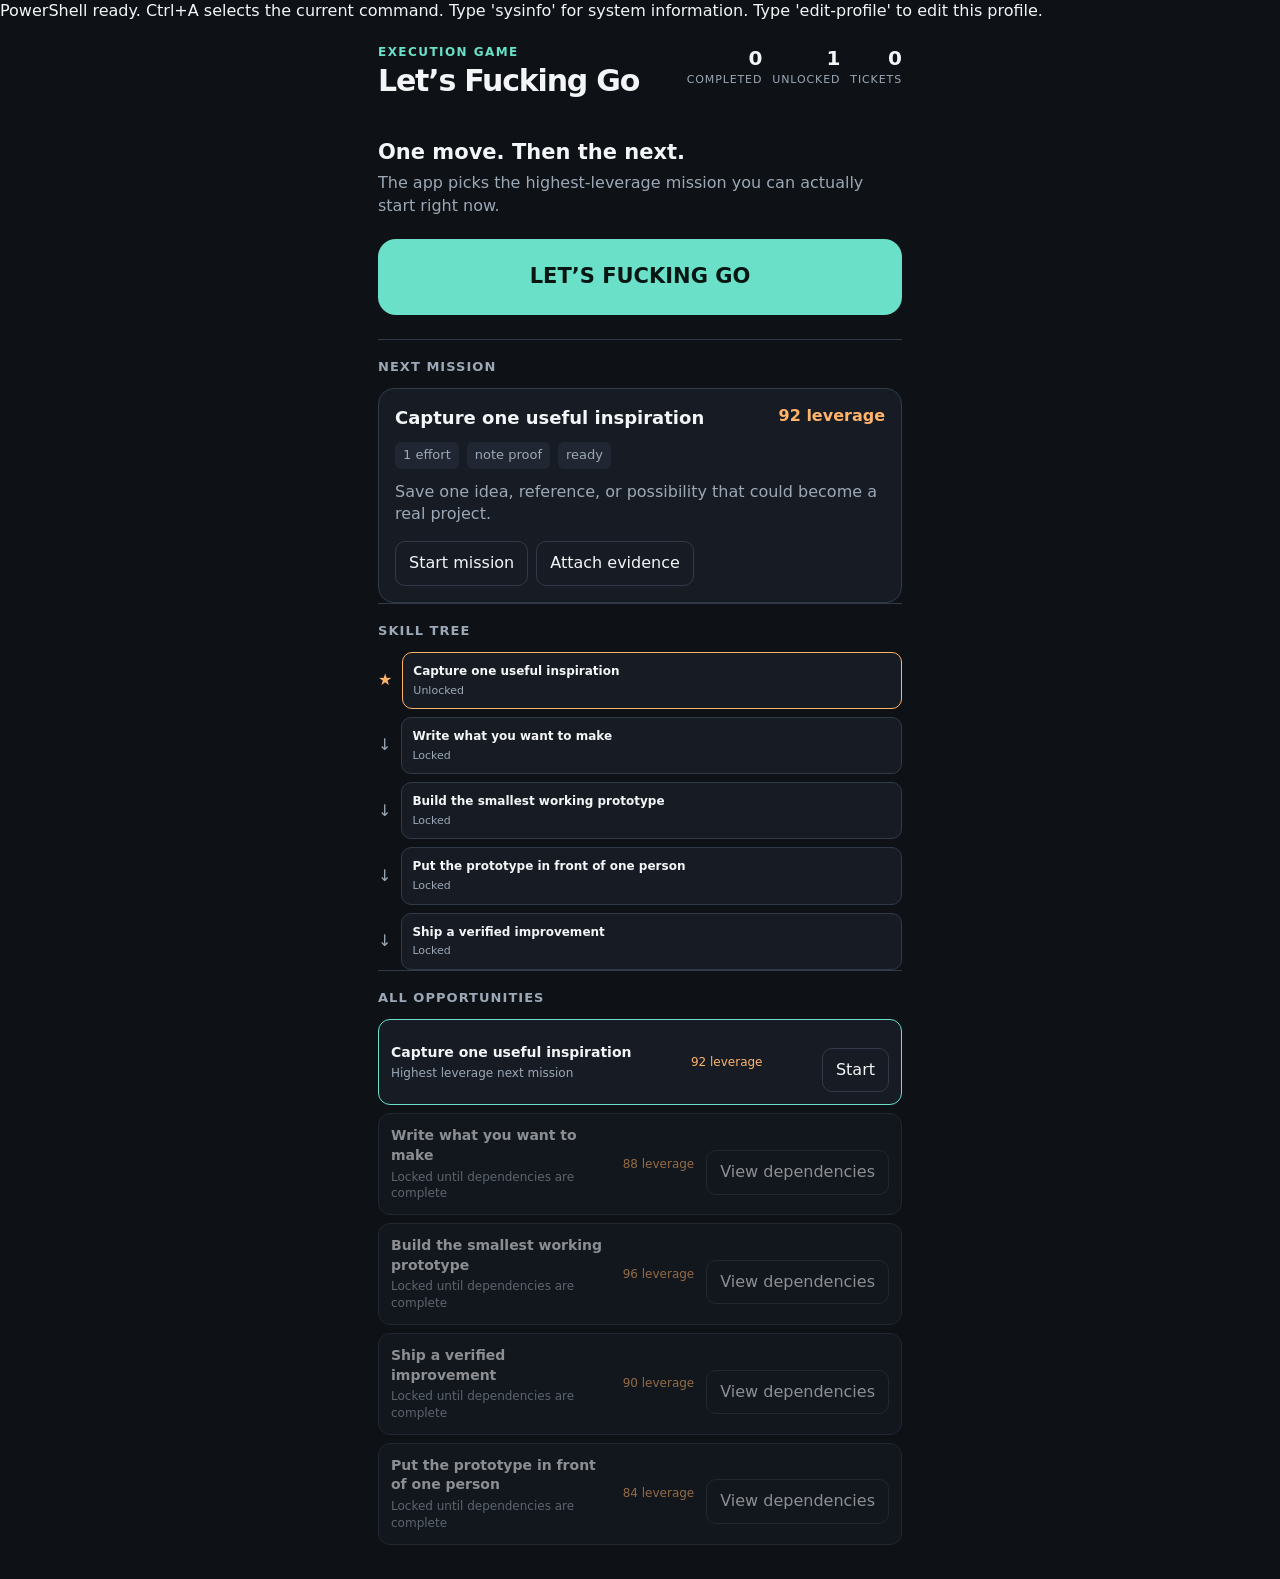
<file: index.html>
PowerShell ready.
Ctrl+A selects the current command.
Type 'sysinfo' for system information.
Type 'edit-profile' to edit this profile.

<!doctype html>
<html lang="en">
<head>
  <meta charset="utf-8" />
  <meta name="viewport" content="width=device-width, initial-scale=1, viewport-fit=cover" />
  <title>Let's Fucking Go</title>
  <style>
    :root{color-scheme:dark;--bg:#0e1116;--surface:#171c24;--surface2:#202733;--text:#f3f5f7;--muted:#9ca8b6;--line:#303a48;--accent:#69e0c7;--accent2:#ffb36b;--danger:#ff7d7d}
    *{box-sizing:border-box}body{margin:0;background:var(--bg);color:var(--text);font:16px/1.4 system-ui,-apple-system,BlinkMacSystemFont,"Segoe UI",sans-serif}
    button,input{font:inherit}button{cursor:pointer}.app{max-width:560px;min-height:100svh;margin:auto;padding:22px 18px 34px;display:flex;flex-direction:column}.top{display:flex;justify-content:space-between;align-items:flex-start;gap:12px}.eyebrow{color:var(--accent);font-size:12px;letter-spacing:.12em;text-transform:uppercase;font-weight:700}.title{margin:4px 0 0;font-size:30px;line-height:1.05;letter-spacing:-.04em}.stats{display:flex;gap:10px}.stat{text-align:right}.stat b{display:block;font-size:20px}.stat span{display:block;color:var(--muted);font-size:11px;text-transform:uppercase;letter-spacing:.08em}
    .hero{margin:44px 0 24px}.hero h2{font-size:21px;line-height:1.12;margin:0 0 8px}.hero p{margin:0;color:var(--muted)}.primary{width:100%;min-height:76px;border:0;border-radius:18px;background:var(--accent);color:#071613;font-weight:800;font-size:21px;margin-top:22px}.primary:focus-visible,.secondary:focus-visible,.icon:focus-visible,.evidence-form input:focus-visible{outline:3px solid var(--accent2);outline-offset:3px}.primary:disabled{opacity:.55;cursor:not-allowed}
    .section{border-top:1px solid var(--line);padding-top:18px;margin-top:auto}.section h3{font-size:13px;margin:0 0 12px;color:var(--muted);font-weight:600;text-transform:uppercase;letter-spacing:.08em}.mission{background:var(--surface);border:1px solid var(--line);border-radius:16px;padding:16px}.mission-head{display:flex;justify-content:space-between;gap:10px}.mission h3{color:var(--text);text-transform:none;letter-spacing:0;font-size:18px;margin:0}.score{color:var(--accent2);font-weight:700;white-space:nowrap}.meta{display:flex;gap:8px;flex-wrap:wrap;margin:12px 0;color:var(--muted);font-size:13px}.meta span{background:var(--surface2);padding:4px 8px;border-radius:6px}.mission p{color:var(--muted);margin:0}.secondary{border:1px solid var(--line);background:transparent;color:var(--text);border-radius:10px;padding:10px 13px;margin-top:16px}.actions{display:flex;gap:8px;flex-wrap:wrap}.evidence-form{display:flex;gap:8px;margin-top:10px}.evidence-form input{min-width:0;flex:1;background:var(--bg);border:1px solid var(--line);border-radius:10px;color:var(--text);padding:10px}.empty{color:var(--muted);padding:12px 0}.toast{position:fixed;left:50%;bottom:24px;transform:translateX(-50%);background:var(--surface2);border:1px solid var(--line);border-radius:10px;padding:10px 14px;max-width:calc(100% - 36px);text-align:center}.hidden{display:none!important}
    .list{display:grid;gap:8px}.list-item{display:flex;align-items:center;justify-content:space-between;gap:12px;background:var(--surface);border:1px solid var(--line);border-radius:12px;padding:12px}.list-item.is-next{border-color:var(--accent)}.list-title{min-width:0}.list-title strong{display:block;font-size:14px;font-weight:600}.list-title span{display:block;color:var(--muted);font-size:12px;margin-top:3px}.list-score{color:var(--accent2);font-size:12px;white-space:nowrap}.list-item button{flex:none}.list-item.is-complete,.list-item.is-locked{opacity:.55}.dependency-detail{flex-basis:100%;border-top:1px solid var(--line);padding-top:8px;color:var(--muted);font-size:12px}.dependency-detail b{color:var(--text);font-weight:600}
    .tree{display:grid;gap:8px}.tree-level{display:flex;gap:8px;align-items:stretch}.tree-level::before{content:'↓';color:var(--muted);align-self:center;margin-right:2px}.tree-level:first-child::before{content:'★';color:var(--accent2)}.tree-node{flex:1;background:var(--surface);border:1px solid var(--line);border-radius:10px;padding:10px;min-width:0}.tree-node strong{display:block;font-size:12px;font-weight:600}.tree-node span{display:block;color:var(--muted);font-size:11px;margin-top:3px}.tree-node.is-done{border-color:var(--accent);opacity:.72}.tree-node.is-ready{border-color:var(--accent2)}
  </style>
</head>
<body>
  <main class="app" aria-live="polite">
    <header class="top"><div><div class="eyebrow">Execution game</div><h1 class="title">Let’s Fucking Go</h1></div><div class="stats"><div class="stat"><b id="completedCount">0</b><span>completed</span></div><div class="stat"><b id="unlockedCount">0</b><span>unlocked</span></div><div class="stat"><b id="ticketCount">0</b><span>tickets</span></div></div></header>
    <section class="hero" id="homeView"><h2 id="heroTitle">One move. Then the next.</h2><p id="heroCopy">The app picks the highest-leverage mission you can actually start right now.</p><button class="primary" id="goButton" type="button">LET’S FUCKING GO</button></section>
    <section class="section"><h3>Next mission</h3><div id="missionSlot"></div></section>
    <section class="section"><h3>Skill tree</h3><div id="treeSlot" class="tree"></div></section>
    <section class="section"><h3>All opportunities</h3><div id="listSlot" class="list"></div></section>
    <div id="toast" class="toast hidden" role="status"></div>
  </main>
  <script>
    const SEED_OPPORTUNITIES = [
      {id:'capture-inspiration',title:'Capture one useful inspiration',score:92,effort:1,dependencies:[],evidenceType:'note',status:'available',description:'Save one idea, reference, or possibility that could become a real project.'},
      {id:'define-maker-outcome',title:'Write what you want to make',score:88,effort:1,dependencies:['capture-inspiration'],evidenceType:'text',status:'locked',description:'Turn the spark into one concrete outcome with a clear finish line.'},
      {id:'make-first-prototype',title:'Build the smallest working prototype',score:96,effort:3,dependencies:['define-maker-outcome'],evidenceType:'link',status:'locked',description:'Create the first runnable version. Small, real, and testable beats perfect.'},
      {id:'get-first-feedback',title:'Put the prototype in front of one person',score:84,effort:2,dependencies:['make-first-prototype'],evidenceType:'note',status:'locked',description:'Collect one piece of direct feedback and record what changes next.'},
      {id:'ship-proof',title:'Ship a verified improvement',score:90,effort:2,dependencies:['get-first-feedback'],evidenceType:'link',status:'locked',description:'Publish the improvement and attach proof that it works in the real world.'}
    ];
    const STORAGE_KEY='lets-fucking-go-v1';
    const freshState=()=>({opportunities:SEED_OPPORTUNITIES.map(x=>({...x})),completedCount:0,unlockedCount:0,tickets:0,activeId:null,evidence:{}});
    let state=loadState();
    function loadState(){try{const saved=JSON.parse(localStorage.getItem(STORAGE_KEY));return saved?.opportunities?saved:freshState()}catch{return freshState()}}
    function save(){localStorage.setItem(STORAGE_KEY,JSON.stringify(state))}
    function completedIds(){return new Set(state.opportunities.filter(x=>x.status==='completed').map(x=>x.id))}
    function isUnlocked(item){return item.dependencies.every(id=>completedIds().has(id))}
    function nextMission(){return state.opportunities.filter(x=>x.status!=='completed'&&isUnlocked(x)).sort((a,b)=>(b.score-b.effort*5)-(a.score-a.effort*5))[0]||null}
    function render(){
      const next=nextMission(); document.getElementById('completedCount').textContent=state.completedCount; document.getElementById('unlockedCount').textContent=state.opportunities.filter(x=>x.status!=='completed'&&isUnlocked(x)).length; document.getElementById('ticketCount').textContent=state.tickets||0; document.getElementById('goButton').disabled=!next;
      document.getElementById('goButton').textContent=next?'LET’S FUCKING GO':'ALL MISSIONS COMPLETE';
      const active=state.activeId&&state.opportunities.find(x=>x.id===state.activeId); const item=active||next; const slot=document.getElementById('missionSlot');
      if(!item){slot.innerHTML='<div class="empty">You cleared the board. Add another opportunity to keep going.</div>';renderList();return}
      const started=state.activeId===item.id; const evidence=state.evidence[item.id]||'';
      slot.innerHTML=`<article class="mission"><div class="mission-head"><h3>${escapeHtml(item.title)}</h3><span class="score">${item.score} leverage</span></div><div class="meta"><span>${item.effort} effort</span><span>${item.evidenceType} proof</span><span>${started?'in progress':'ready'}</span></div><p>${escapeHtml(item.description)}</p><div class="actions">${started?`<button class="secondary" id="completeButton" type="button">Complete mission</button>`:`<button class="secondary" id="startButton" type="button">Start mission</button>`}<button class="secondary" id="evidenceButton" type="button">${evidence?'Edit evidence':'Attach evidence'}</button></div><div class="evidence-form ${state.showEvidence?'':'hidden'}"><input id="evidenceInput" value="${escapeAttr(evidence)}" placeholder="Paste a link or write what happened" aria-label="Evidence"/><button class="secondary" id="saveEvidence" type="button">Save</button></div></article>`;
      document.getElementById('startButton')?.addEventListener('click',()=>{state.activeId=item.id;save();render();}); document.getElementById('completeButton')?.addEventListener('click',()=>complete(item)); document.getElementById('evidenceButton')?.addEventListener('click',()=>{state.showEvidence=!state.showEvidence;render();}); document.getElementById('saveEvidence')?.addEventListener('click',()=>{state.evidence[item.id]=document.getElementById('evidenceInput').value.trim();state.showEvidence=false;save();render();toast('Evidence attached.');});
      renderTree();renderList();
    }
    function renderTree(){const tree=document.getElementById('treeSlot');const depth=x=>x.dependencies.length?Math.max(...x.dependencies.map(id=>depth(state.opportunities.find(o=>o.id===id))))+1:0;const levels={};state.opportunities.forEach(x=>{const d=depth(x);(levels[d]??=[]).push(x)});tree.innerHTML=Object.keys(levels).sort((a,b)=>a-b).map(d=>'<div class="tree-level">'+levels[d].map(x=>{const done=x.status==='completed';const ready=x.status!=='completed'&&isUnlocked(x);return '<div class="tree-node '+(done?'is-done':ready?'is-ready':'')+'"><strong>'+escapeHtml(x.title)+'</strong><span>'+ (done?'Complete':ready?'Unlocked':'Locked')+'</span></div>'}).join('')+'</div>').join('');}
    function renderList(){const list=document.getElementById('listSlot');const ranked=[...state.opportunities].sort((a,b)=>(b.score-b.effort*5)-(a.score-a.effort*5));list.innerHTML=ranked.map(x=>{const unlocked=x.status!=='completed'&&isUnlocked(x);const done=x.status==='completed';const next=nextMission()?.id===x.id;const deps=x.dependencies.map(id=>state.opportunities.find(o=>o.id===id)?.title||id);return `<div class="list-item ${next?'is-next ':''}${done||!unlocked?'is-locked':''}"><div class="list-title"><strong>${escapeHtml(x.title)}</strong><span>${done?'Completed':unlocked?(next?'Highest leverage next mission':'Ready to start'):'Locked until dependencies are complete'}</span></div><span class="list-score">${x.score} leverage</span>${done?'':unlocked?'<button class="secondary list-start" data-id="'+x.id+'" type="button">Start</button>':'<button class="secondary dependency-toggle" data-id="'+x.id+'" type="button">View dependencies</button>'}<div class="dependency-detail hidden" data-detail="${x.id}"><b>Complete first:</b> ${deps.map(escapeHtml).join(', ')||'None'}</div></div>`}).join('');list.querySelectorAll('.list-start').forEach(btn=>btn.addEventListener('click',()=>{const chosen=state.opportunities.find(x=>x.id===btn.dataset.id);state.activeId=chosen.id;save();render();document.getElementById('missionSlot').scrollIntoView({block:'center'});}));list.querySelectorAll('.dependency-toggle').forEach(btn=>btn.addEventListener('click',()=>{list.querySelector(`[data-detail="${btn.dataset.id}"]`).classList.toggle('hidden');}));}
    function complete(item){if(!state.evidence[item.id]){state.showEvidence=true;render();toast('Attach evidence before completing.');return} const earned=Math.max(1,Math.round(item.score/10));item.status='completed';item.ticketsEarned=earned;state.tickets=(state.tickets||0)+earned;state.completedCount++;state.activeId=null;state.showEvidence=false;save();render();toast('Win verified. +'+earned+' tickets. Better loot unlocked.');}
    document.getElementById('goButton').addEventListener('click',()=>{const next=nextMission();if(next){state.activeId=next.id;save();render();document.getElementById('missionSlot').scrollIntoView({block:'center'});}});
    function escapeHtml(v){return String(v).replace(/[&<>"']/g,c=>({'&':'&amp;','<':'&lt;','>':'&gt;','"':'&quot;',"'":'&#39;'}[c]))}function escapeAttr(v){return escapeHtml(v)}function toast(msg){const el=document.getElementById('toast');el.textContent=msg;el.classList.remove('hidden');setTimeout(()=>el.classList.add('hidden'),2200)}
    render();
  </script>
</body>
</html>
</file>
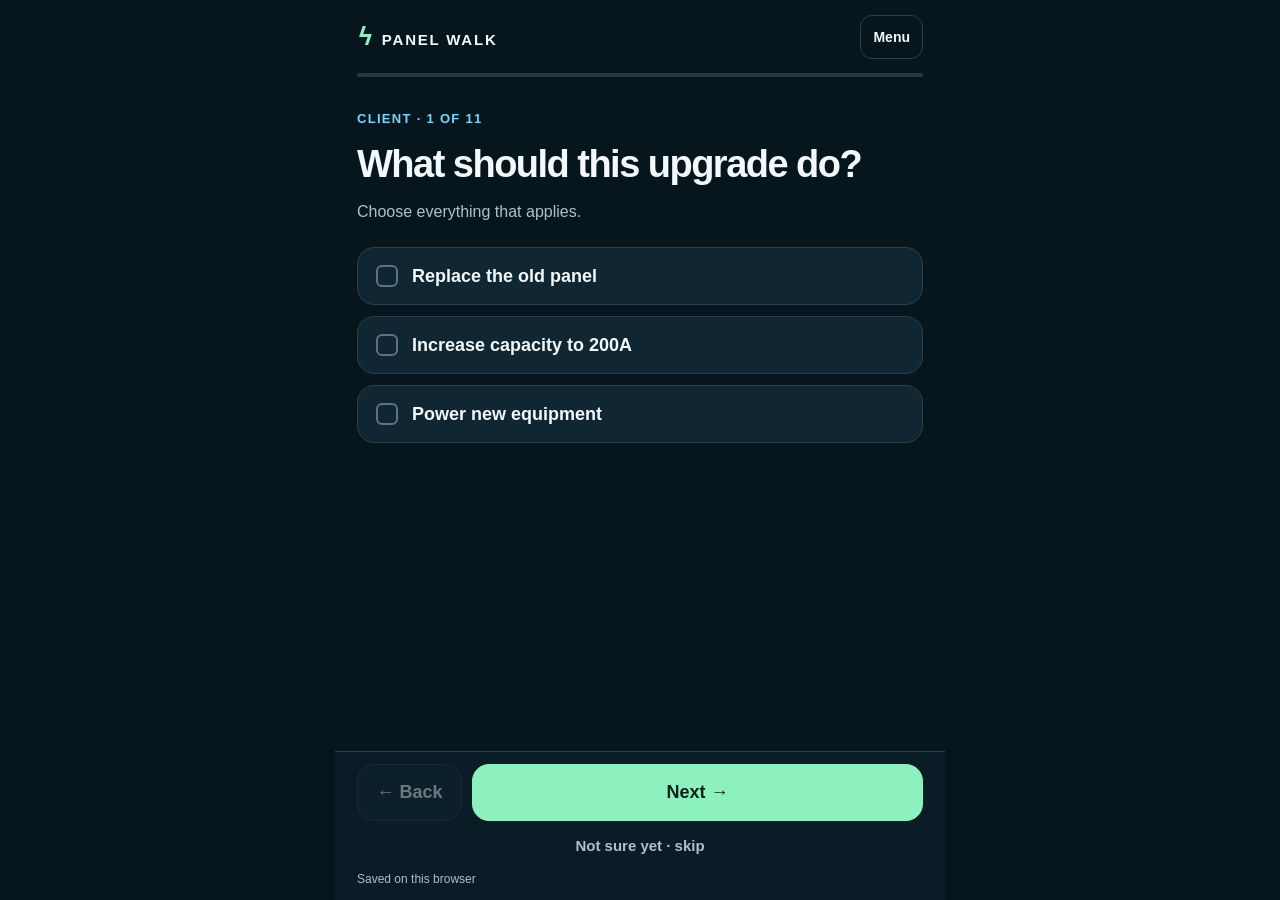
<file: panel-walk/index.html>
<!doctype html>
<html lang="en"><head><meta charset="utf-8"><meta name="viewport" content="width=device-width,initial-scale=1,viewport-fit=cover"><meta name="theme-color" content="#07161d"><meta name="robots" content="noindex,nofollow"><title>Panel Walk · Field Estimator</title>
<style>
:root{font-family:-apple-system,BlinkMacSystemFont,"Segoe UI",sans-serif;color:#f3f8fa;background:#07161d;color-scheme:dark;--green:#8df0bf;--blue:#74d6ff;--muted:#adc1cb;--line:#28404b}*{box-sizing:border-box}body{margin:0}button,input,textarea{font:inherit}button{cursor:pointer;touch-action:manipulation}button:focus-visible,input:focus-visible,textarea:focus-visible,a:focus-visible{outline:3px solid var(--blue);outline-offset:3px}button:disabled{opacity:.42;cursor:default}button{border:1px solid var(--line);border-radius:17px;background:#102733;color:inherit;padding:17px 18px;font-size:18px;font-weight:650;min-height:56px}input,textarea{width:100%;border:2px solid #385563;background:#0b202a;color:#fff;border-radius:18px;padding:18px;font-size:23px;line-height:1.35}textarea{min-height:130px;resize:vertical}input::placeholder,textarea::placeholder{color:#8da6b1;font-size:18px}a{color:var(--blue)}h1,h2,p{margin:0}h1{font-size:clamp(29px,7vw,38px);letter-spacing:-.04em;line-height:1.14}h2{font-size:25px;letter-spacing:-.025em}small,.muted{color:var(--muted)}.app{max-width:610px;margin:auto;height:100vh;height:100dvh;display:grid;grid-template-rows:auto minmax(0,1fr) auto}.top{padding:calc(15px + env(safe-area-inset-top)) 22px 12px}.brandrow{display:flex;align-items:center;justify-content:space-between;gap:10px}.brand{font-size:15px;font-weight:800;letter-spacing:.12em}.bolt{color:var(--green);font-size:24px;margin-right:7px}.mini{padding:9px 12px;min-height:44px;font-size:14px;border-radius:12px;background:transparent}.track{height:4px;background:#213944;margin-top:14px;border-radius:9px;overflow:hidden}.track span{display:block;height:100%;background:var(--green);width:0;transition:width .15s}.content{overflow-y:auto;overscroll-behavior:contain;padding:22px;scrollbar-width:thin}.eyebrow{color:var(--blue);font-size:13px;font-weight:750;letter-spacing:.1em;margin-bottom:17px}.hint{color:var(--muted);font-size:16px;line-height:1.5;margin:14px 0 23px}.choices{display:grid;gap:11px}.choice{text-align:left;display:flex;gap:14px;align-items:center}.choice i{height:22px;width:22px;border:2px solid #587582;border-radius:50%;flex-shrink:0}.choice.multi i{border-radius:6px}.choice.selected{background:#163c31;border-color:var(--green)}.choice.selected i{background:var(--green);border-color:var(--green);box-shadow:inset 0 0 0 4px #163c31}.inputlabel{display:block;font-size:15px;color:var(--muted);margin-bottom:9px}.footer{padding:12px 22px calc(12px + env(safe-area-inset-bottom));border-top:1px solid var(--line);background:#0a1c25}.actions{display:flex;gap:10px}.primary{background:var(--green);color:#092319;border-color:var(--green);flex:1}.back{width:105px;white-space:nowrap}.skip{display:block;background:none;border:0;min-height:38px;padding:8px 0;margin:5px auto 0;color:var(--muted);font-size:15px}.save{font-size:12px;color:var(--muted);margin-top:8px;min-height:16px}.warning{color:#ffcf8b;font-size:15px;line-height:1.45;margin-top:13px}.card{padding:21px;border:1px solid var(--line);border-radius:22px;background:#0c222c;margin:17px 0}.money{font-size:clamp(39px,10vw,52px);font-weight:800;letter-spacing:-.05em;overflow-wrap:anywhere;color:var(--green);line-height:1.15;margin:8px 0}.caption{color:var(--muted);font-size:13px;font-weight:700;letter-spacing:.06em}.pair{display:flex;justify-content:space-between;gap:16px;font-size:16px;margin:13px 0;line-height:1.4}.pair b{text-align:right}.stack{display:grid;gap:12px;margin:18px 0}.smallcopy{font-size:14px;line-height:1.55;color:var(--muted)}.summaryline{display:block;font-size:17px;width:100%;text-align:left;background:#102733;margin:10px 0;overflow-wrap:anywhere}.summaryline small{display:block;margin:7px 0 0;line-height:1.45;font-weight:400}.section{margin:22px 0 12px}.err{border-color:#ffbb7a!important}.clientdoc{background:#fff;color:#142936;padding:25px;border-radius:20px}.clientdoc .money{color:#123d2e}.clientdoc .caption,.clientdoc .muted{color:#4b5e66}.clientdoc h2{margin:25px 0 10px;font-size:19px}.clientdoc p{font-size:16px;line-height:1.55;white-space:pre-line;overflow-wrap:anywhere}.clientdoc .quoteprice{border-top:1px solid #d0dcdf;border-bottom:1px solid #d0dcdf;margin:20px 0;padding:20px 0}.clientdoc h1{font-size:29px}.clientdoc .meta{font-size:14px;color:#526772}.quoteactions{display:grid;gap:11px;margin:18px 0}.toast{position:fixed;z-index:20;left:50%;transform:translateX(-50%);bottom:110px;background:#24523f;border:1px solid var(--green);border-radius:14px;padding:14px 20px;width:min(90%,520px);font-size:16px}.empty{padding:10px}.subtle{background:transparent}.below{margin-top:16px}.hidden,[hidden]{display:none!important}.printonly{display:none}.resultnote{margin:10px 0 0;font-size:14px;line-height:1.5;color:var(--muted)}@media(max-width:370px){.top,.content{padding-left:16px;padding-right:16px}.footer{padding-left:16px;padding-right:16px}.choice{padding:14px;font-size:17px}.clientdoc{padding:18px}}@media(prefers-reduced-motion:reduce){*{transition:none!important}}@media print{body{background:#fff;color:#000}.app,.toast{display:none!important}.printonly{display:block!important}.clientdoc{padding:0;color:#000;border:0}.clientdoc .money{font-size:36px;color:#000}.clientdoc h2{break-after:avoid}.clientdoc p{orphans:3;widows:3}@page{margin:18mm}}
</style></head><body>
<div class="app"><header class="top"><div class="brandrow"><div class="brand"><span class="bolt">ϟ</span>PANEL WALK</div><button class="mini" id="menuBtn" type="button">Menu</button></div><div class="track" aria-label="Walk progress"><span id="progress"></span></div></header><main id="content" class="content"><h1>Panel Walk</h1><p class="hint">Opening the field estimator…</p><noscript>This browser is not running JavaScript. Use the hosted Panel Walk link in a full web browser; an attachment preview cannot run this form.</noscript></main><footer class="footer" id="footer"><div class="actions"><button class="back" id="backBtn" type="button">← Back</button><button class="primary" id="nextBtn" type="button">Next →</button></div><button class="skip" id="skipBtn" type="button">Not sure yet · skip</button><div class="save" id="saveStatus" role="status">Answers stay in this browser.</div></footer></div><div class="printonly" id="printArea"></div><div id="toast" class="toast" role="status" hidden></div><input type="file" id="restoreFile" accept="application/json,.json" hidden>
<script>
'use strict';
const VERSION='3.0.0', KEY='panel-walk-v3', UNKNOWN='__unknown';
const $=id=>document.getElementById(id), esc=v=>String(v??'').replace(/[&<>"']/g,c=>({'&':'&amp;','<':'&lt;','>':'&gt;','"':'&quot;',"'":'&#39;'}[c]));
const choice=(id,section,title,options,hint='')=>({id,section,title,options,hint,type:'choice'});
const field=(id,section,title,hint='',type='text',def)=>({id,section,title,hint,type,def});
const qs=[
{id:'goals',section:'Client',title:'What should this upgrade do?',hint:'Choose everything that applies.',type:'multi',options:[['replace','Replace the old panel'],['capacity','Increase capacity to 200A'],['equipment','Power new equipment']]},
field('equipment','Client','What equipment are they adding?','Equipment name or type. Nameplate ratings can go here too.'),
field('client','Client','Who is the estimate for?','Client or business name.'),
field('site','Client','Where is the job?','Job address or site identifier.'),
field('approver','Client','Who can approve your price?','Name, role and best contact. Note any other required approver.'),
choice('buyer','Client','Who supplies the equipment?',[['contractor','I supply it'],['client','The client supplies it'],['unknown','Not decided']],'Panel, breakers and major materials.'),
field('shutdown','Client','When can power be off?','Allowed day, start time and maximum outage. Note anything that must stay powered.'),
choice('permit','Client','Who handles the permit?',[['contractor','I do'],['client','The client does'],['unknown','Not decided']]),
choice('utility','Client','Who handles utility coordination?',[['contractor','I do'],['client','The client does'],['na','Confirmed not needed'],['unknown','Not decided']]),
choice('wall','Client','Who handles wall repairs?',[['contractor','Include them in my work'],['client','Client / another trade'],['na','No repairs expected'],['unknown','Not decided']],'Stucco, drywall, patching and paint.'),
field('admin','Client','Any purchasing requirements?','PO, COI, W-9, prevailing wage, onboarding or billing terms. Enter “none” when confirmed.'),
field('deadline','Client','When do they need it finished?','Requested deadline—not a promised installation date.'),
choice('system','Field','What supply is verified?',[['208','120/208Y · 3-phase, 4-wire'],['delta4','120/240Δ · 3-phase, 4-wire'],['delta3','240Δ · 3-phase, 3-wire'],['480','277/480Y · 3-phase, 4-wire'],['other','Other / not verified']],'Use verified system information, not the photo alone.'),
choice('role','Field','Main service or feeder panel?',[['service','Service equipment'],['feeder','Downstream / feeder panel'],['unknown','Not verified']]),
choice('upstream','Field','Is the 200A supply confirmed?',[['yes','Yes · capacity and conductors verified'],['upgrade','No · upstream work is needed'],['unknown','Still needs verification']]),
choice('load','Field','Is the load calculation complete?',[['yes','Yes · 200A is adequate'],['pending','Not complete'],['no','200A adequacy not established']],'Include the new equipment and existing loads.'),
field('rating','Field','Equipment rating / fault-current basis?','Panel voltage, main, available fault current and required interrupting rating. “Unknown” is acceptable.'),
field('circuits','Field','What circuits must be transferred?','Counts and ratings of 1-, 2- and 3-pole circuits; any new circuits or spares.'),
field('mount','Field','What fits on the wall?','Width × height × depth; surface or recessed; working-space constraints.'),
field('feeder','Field','What is the feeder / service scope?','Conductor sizes, route, raceway and measured length. Say what is included or still unresolved.'),
field('ground','Field','What grounding work is needed?','Grounding / bonding findings and work included in the price.'),
field('conditions','Field','Anything else affecting the work?','Access, lifting, hidden damage, temporary power or shutdown constraints.'),
field('scope','Scope','What are you including?','This wording appears in the client estimate. Edit it to match the walk.','text','Remove the existing FPE panel; furnish and install a modern 200A panel; reconnect the listed existing circuits; label and test. Feeder/service modifications only as specifically listed.'),
field('exclude','Scope','What is excluded or an allowance?','List exclusions and allowance amounts. This appears in the client estimate.'),
field('hours','Price','How many of your hours?','Include planning, purchasing, installation, testing and return visits.','number'),
field('rate','Price','Your loaded labor cost per hour?','Internal cost, not your customer billing rate. Include payroll burden; overhead is handled separately.','number'),
choice('helper','Price','Will you use a helper?',[['yes','Yes'],['no','No']]),
field('helperHours','Price','How many helper-hours?','Total person-hours across all helpers.','number'),
field('helperRate','Price','Helper loaded cost per hour?','Use a weighted average for helpers with different costs.','number'),
field('materials','Price','Your material cost?','Include sales tax and delivery. Omit equipment the client pays for; include your consumables. Enter 0 only when confirmed.','number'),
field('other','Price','Other job costs?','Permits, utility charges, rentals, subcontractors, travel and disposal. Do not count costs twice. Enter 0 if none.','number'),
choice('basis','Price','How firm are those costs?',[['verified','Priced from current quotes / takeoff'],['allowance','Some figures are allowances']]),
field('overhead','Price','Overhead allowance?','Percent of direct cost. Starter choice: 10%; edit for your business. Use 0 if already included in costs.','percent','10'),
field('reserve','Price','Contingency reserve?','Percent of direct cost plus overhead. Starter choice: 10%; edit for the defined scope. Not a substitute for missing scope.','percent','10'),
field('margin','Price','Target margin after reserves?','Starter choice: 30%, not a market-rate claim. Applied once to the total planned cost.','percent','30'),
field('business','Quote','Your contracting business name?','Shown on the estimate. This is a budget estimate, not a contract or payment request.')
];
const knownIds=new Set(qs.map(q=>q.id));
let state={version:3,answers:{},step:'goals',view:'walk',override:'',date:new Date().toLocaleDateString('en-US')},storageOK=true,offlineReady=false,busy=false,returnView='walk',editing=false;
function normalize(raw){if(!raw||raw.version!==3||!raw.answers||typeof raw.answers!=='object'||Array.isArray(raw.answers))throw Error('Not a Panel Walk backup.');const out={version:3,answers:{},step:knownIds.has(raw.step)?raw.step:'goals',view:['walk','result','client','review'].includes(raw.view)?raw.view:'walk',override:typeof raw.override==='string'?raw.override:'',date:typeof raw.date==='string'?raw.date:new Date().toLocaleDateString('en-US')};qs.forEach(q=>{const v=raw.answers[q.id];if(q.id==='goals'&&Array.isArray(v)){out.answers[q.id]=v.filter(x=>q.options.some(o=>o[0]===x));}else if(typeof v==='string'&&v.length<=10000)out.answers[q.id]=v;});return out;}
try{const r=localStorage.getItem(KEY);if(r)state=normalize(JSON.parse(r));else if(location.hash==='#resume-bc'){state.answers.goals=['capacity','equipment'];state.step='equipment';}}catch(e){storageOK=false;if(location.hash==='#resume-bc'){state.answers.goals=['capacity','equipment'];state.step='equipment';}}
qs.forEach(q=>{if(state.answers[q.id]===undefined&&q.def!==undefined)state.answers[q.id]=q.def;});
function active(){return qs.filter(q=>!(['helperHours','helperRate'].includes(q.id)&&state.answers.helper!=='yes')&&!(q.id==='equipment'&&!(state.answers.goals||[]).includes('equipment')));}
function save(){try{localStorage.setItem(KEY,JSON.stringify(state));storageOK=true;}catch(e){storageOK=false;}status();}
function status(){const el=$('saveStatus');el.textContent=storageOK?'Saved on this browser'+(offlineReady?' · Offline ready':''):'Saving unavailable · use Menu → Export backup';}
function toast(t){$('toast').textContent=t;$('toast').hidden=false;clearTimeout(toast.timer);toast.timer=setTimeout(()=>$('toast').hidden=true,3500);}
function setAnswer(id,v){state.answers[id]=v;save();}
function display(id){const q=qs.find(x=>x.id===id),v=state.answers[id];if(v===UNKNOWN||v===undefined||v==='')return 'Not recorded';if(q?.options){return Array.isArray(v)?q.options.filter(o=>v.includes(o[0])).map(o=>o[1]).join(' + '):(q.options.find(o=>o[0]===v)?.[1]||'Not recorded');}return String(v);}
function answered(id){const v=state.answers[id];return v!==undefined&&v!==UNKNOWN&&String(v).trim()!==''&&String(v).trim().toLowerCase()!=='unknown';}
function fieldError(q,v){if(!['number','percent'].includes(q.type))return '';if(v===''||v===undefined||v===UNKNOWN)return 'Enter a number, including 0 when confirmed—or skip and leave pricing incomplete.';const n=Number(v);if(!Number.isFinite(n)||n<0)return 'Use a finite number of 0 or more.';if(q.id==='margin'&&n>=100)return 'Margin must be less than 100%.';if(q.type==='percent'&&n>100)return 'Use 0–100%.';if(n>100000000)return 'This amount is too large. Verify the value.';return '';}
function current(){const a=active();return a.find(q=>q.id===state.step)||a[0];}
function validation(){const required=['hours','rate','materials','other','overhead','reserve','margin'];if(state.answers.helper==='yes')required.push('helperHours','helperRate');const errors=required.filter(id=>fieldError(qs.find(q=>q.id===id),state.answers[id]));if(!['yes','no'].includes(state.answers.helper))errors.push('helper');return [...new Set(errors)];}
function compute(){const missing=validation();if(missing.length)return{missing};const n=k=>Number(state.answers[k]);const labor=n('hours')*n('rate')+(state.answers.helper==='yes'?n('helperHours')*n('helperRate'):0);const direct=labor+n('materials')+n('other'),overhead=direct*n('overhead')/100,reserve=(direct+overhead)*n('reserve')/100,cost=direct+overhead+reserve;const suggested=Math.ceil((cost/(1-n('margin')/100)-1e-9)/50)*50;const ov=state.override.trim();const invalidOverride=ov!==''&&(!Number.isFinite(Number(ov))||Number(ov)<=0);const price=ov!==''&&!invalidOverride?Number(ov):suggested;return{missing:[],labor,direct,overhead,reserve,cost,suggested,price,invalidOverride,surplus:price-cost,margin:price>0?(price-cost)/price*100:0,invalidTotal:!Number.isFinite(price)||cost<=0};}
const money=n=>Number(n).toLocaleString('en-US',{style:'currency',currency:'USD',maximumFractionDigits:0});
function move(delta){if(busy)return;busy=true;const a=active(),i=a.findIndex(q=>q.id===state.step);if(delta>0){const q=current(),err=fieldError(q,state.answers[q.id]);if(err){$('error').textContent=err;$('entry')?.classList.add('err');busy=false;return;}if(q.options&&!answered(q.id)){if(q.type==='multi'&&!(state.answers.goals||[]).length){$('error').textContent='Choose at least one outcome or use Skip.';busy=false;return;}if(q.type==='choice'){$('error').textContent='Choose an answer or use Skip.';busy=false;return;}}if(editing){editing=false;state.view='review';}else if(i===a.length-1)state.view='result';else state.step=a[i+1].id;}else if(i>0)state.step=a[i-1].id;save();render();setTimeout(()=>busy=false,180);}
function skip(){const q=current();setAnswer(q.id,q.type==='multi'?[]:UNKNOWN);const a=active(),i=a.findIndex(x=>x.id===q.id);if(editing){editing=false;state.view='review';}else if(i>=a.length-1)state.view='result';else state.step=a[Math.max(0,i+1)].id;save();render();}
function select(q,value,button){if(busy)return;if(q.type==='multi'){const v=Array.isArray(state.answers[q.id])?[...state.answers[q.id]]:[];const k=v.indexOf(value);if(k<0)v.push(value);else v.splice(k,1);setAnswer(q.id,v);button.classList.toggle('selected',k<0);button.setAttribute('aria-pressed',String(k<0));$('error').textContent='';}else{setAnswer(q.id,value);move(1);}}
function renderWalk(){const a=active(),q=current();state.step=q.id;const section=a.filter(x=>x.section===q.section),j=section.findIndex(x=>x.id===q.id);$('progress').style.width=((a.findIndex(x=>x.id===q.id))/a.length*100)+'%';const val=state.answers[q.id];$('content').innerHTML='<div class="eyebrow">'+esc(q.section.toUpperCase())+' · '+(j+1)+' OF '+section.length+'</div><h1 id="heading" tabindex="-1">'+esc(q.title)+'</h1><p class="hint">'+esc(q.hint)+'</p><div id="answer"></div><p class="warning" id="error" role="alert"></p>';
if(q.options){const wrap=document.createElement('div');wrap.className='choices';q.options.forEach(([v,label])=>{const b=document.createElement('button');b.type='button';const sel=Array.isArray(val)?val.includes(v):val===v;b.className='choice '+(q.type==='multi'?'multi ':'')+(sel?'selected':'');b.innerHTML='<i aria-hidden="true"></i><span>'+esc(label)+'</span>';b.setAttribute('aria-pressed',String(sel));b.addEventListener('click',()=>select(q,v,b));wrap.appendChild(b);});$('answer').appendChild(wrap);}else{const label=document.createElement('label');label.className='inputlabel';label.htmlFor='entry';label.textContent=q.type==='percent'?'Percent':q.type==='number'?(q.id.toLowerCase().includes('hours')?'Hours':'Dollars'):'Your answer';const input=document.createElement(q.type==='text'?'textarea':'input');input.id='entry';input.setAttribute('aria-label',q.title);if(q.type!=='text'){input.type='number';input.inputMode='decimal';input.min='0';input.step='any';input.max=q.id==='margin'?'99.99':q.type==='percent'?'100':'100000000';input.placeholder='Enter amount';}else{input.rows=3;input.placeholder='Type or use keyboard dictation';input.maxLength=10000;}input.value=val===UNKNOWN?'':val??'';input.addEventListener('input',()=>{setAnswer(q.id,input.value);$('error').textContent='';input.classList.remove('err');});input.addEventListener('keydown',e=>{if(e.key==='Enter'&&q.type!=='text'){e.preventDefault();move(1);}});$('answer').append(label,input);} $('footer').hidden=false;$('backBtn').disabled=a[0].id===q.id;$('nextBtn').textContent=editing?'Save answer':a[a.length-1].id===q.id?'See my price →':'Next →';$('skipBtn').textContent=q.section==='Price'?'Leave unknown · pricing stays incomplete':'Not sure yet · skip';}
function unresolved(){const x=[];if(!['208','delta4','delta3','480'].includes(state.answers.system))x.push('Supply voltage / configuration is not verified.');if(!['service','feeder'].includes(state.answers.role))x.push('Service-versus-feeder arrangement remains to be verified.');if(state.answers.upstream!=='yes')x.push(state.answers.upstream==='upgrade'?'Upstream supply work is required; only explicitly listed work is priced.':'Available 200A supply and conductor suitability remain to be verified.');if(state.answers.load!=='yes')x.push('Load calculation / 200A adequacy remains to be confirmed.');if(!answered('rating'))x.push('Available fault current and equipment interrupting ratings remain to be verified.');if(!answered('feeder'))x.push('Feeder/service scope and quantities remain unresolved.');if(!answered('ground'))x.push('Grounding/bonding scope remains unresolved.');if(!['contractor','client'].includes(state.answers.buyer))x.push('Equipment purchasing responsibility is not settled.');if(!['contractor','client'].includes(state.answers.permit))x.push('Permit responsibility and charges are not settled.');if(!['contractor','client','na'].includes(state.answers.utility))x.push('Utility coordination responsibility and charges are not settled.');if(!['contractor','client','na'].includes(state.answers.wall))x.push('Wall restoration responsibility is not settled.');if(state.answers.basis!=='verified')x.push('Costs include allowances or are not supported by a complete current takeoff.');if(!answered('circuits'))x.push('Circuit transfer counts / breaker schedule remain to be finalized.');if(!answered('mount'))x.push('Enclosure dimensions, mounting and working space remain to be verified.');return x;}
function quote(){const c=compute();if(c.missing.length||c.invalidOverride||c.invalidTotal)return null;const goals=state.answers.goals||[];const title=goals.includes('capacity')?'200A panel capacity upgrade':'Electrical panel replacement';let scope=answered('scope')?display('scope'):'Final included scope has not been recorded.';if(state.answers.buyer==='client'&&scope===qs.find(x=>x.id==='scope').def)scope=scope.replace('furnish and install','install client-supplied');if((state.answers.goals||[]).includes('equipment')&&answered('equipment'))scope+='\nRequested new equipment: '+display('equipment');if(state.answers.buyer==='client')scope+='\nEquipment is supplied by the client; contractor material costs cover only items explicitly included.';const pending=unresolved();if(!answered('scope'))pending.push('Included scope must be agreed in writing.');const responsibilities=['Equipment: '+display('buyer'),'Permit: '+display('permit'),'Utility coordination: '+display('utility'),'Wall repairs: '+display('wall')].join('\n');return{title,date:state.date,client:answered('client')?display('client'):'Client to be named',site:answered('site')?display('site'):'Site to be confirmed',business:answered('business')?display('business'):'',price:c.price,scope,exclusions:answered('exclude')?display('exclude'):'No additional exclusions or allowances recorded. The unresolved conditions below still apply.',conditions:pending.length?pending.join('\n'):'Final equipment schedule and written scope acceptance required before work.',responsibilities,shutdown:answered('shutdown')?display('shutdown'):'To be agreed before scheduling.',deadline:answered('deadline')?display('deadline'):'Not yet established.',status:pending.length?'CONDITIONAL BUDGET ESTIMATE':'ESTIMATE FOR LISTED SCOPE'};}
function quoteHTML(q){return '<article class="clientdoc"><p class="caption">'+esc(q.status)+'</p><h1>'+esc(q.title)+'</h1><p class="meta">'+esc(q.date)+(q.business?' · '+esc(q.business):'')+'</p><h2>'+esc(q.client)+'</h2><p>'+esc(q.site)+'</p><div class="quoteprice"><div class="caption">ESTIMATED PRICE</div><div class="money">'+money(q.price)+'</div></div><h2>Included work</h2><p>'+esc(q.scope)+'</p><h2>Responsibilities</h2><p>'+esc(q.responsibilities)+'</p><h2>Exclusions / allowances</h2><p>'+esc(q.exclusions)+'</p><h2>Pending verification</h2><p>'+esc(q.conditions)+'</p><h2>Schedule</h2><p>Allowed outage: '+esc(q.shutdown)+'\nRequested completion: '+esc(q.deadline)+'</p><h2>Before work begins</h2><p>This estimate is not authorization to start, a guaranteed reconnection date or a payment request. Final scope, equipment, approvals, schedule and payment terms require a separate written agreement. No deposit is assumed.</p></article>';}
function quoteText(q){return [q.status,q.title,q.date,q.business,q.client,q.site,'ESTIMATED PRICE: '+money(q.price),'INCLUDED WORK',q.scope,'RESPONSIBILITIES',q.responsibilities,'EXCLUSIONS / ALLOWANCES',q.exclusions,'PENDING VERIFICATION',q.conditions,'SCHEDULE','Allowed outage: '+q.shutdown,'Requested completion: '+q.deadline,'Estimate only; separate written agreement required before work. No deposit is assumed.'].filter(Boolean).join('\n\n');}
function showResult(){const c=compute();$('footer').hidden=true;$('progress').style.width='100%';if(c.missing.length){$('content').innerHTML='<div class="eyebrow">PRIVATE · PRICING</div><h1>Finish the cost inputs.</h1><p class="hint">Unknown costs are not treated as zero.</p><div id="missing"></div><button class="subtle below" id="reviewBtn">Review all answers</button>';c.missing.forEach(id=>{const q=qs.find(x=>x.id===id);const b=document.createElement('button');b.className='summaryline';b.textContent=q.title;b.onclick=()=>jump(id);$('missing').appendChild(b);});$('reviewBtn').onclick=()=>navigate('review');return;}
$('content').innerHTML='<div class="eyebrow">PRIVATE · YOUR PRICE</div><h1>Here’s your number.</h1><div class="card"><div class="caption">SUGGESTED CHARGE</div><div class="money" id="suggested">'+money(c.suggested)+'</div><p class="smallcopy">Based on your costs and target margin. Rounded up to $50.</p></div><div class="pair"><span>Cost + overhead + reserve</span><b>'+money(c.cost)+'</b></div><label class="inputlabel below" for="override">Your final price (optional override)</label><input id="override" type="number" min="0" step="any" inputmode="decimal" placeholder="Use suggested charge"><p class="warning" id="priceWarn" role="alert"></p><p class="resultnote" id="surplus"></p><div class="stack"><button class="primary" id="clientBtn">Show client estimate →</button><button id="reviewBtn">Review / change answers</button></div><details class="card"><summary>Private cost breakdown</summary><div class="pair"><span>Labor</span><b>'+money(c.labor)+'</b></div><div class="pair"><span>Materials + other</span><b>'+money(c.direct-c.labor)+'</b></div><div class="pair"><span>Overhead</span><b>'+money(c.overhead)+'</b></div><div class="pair"><span>Contingency reserve</span><b>'+money(c.reserve)+'</b></div><p class="smallcopy">Price = (direct costs + overhead + reserve) ÷ (1 − target margin). No second material markup is added. Margin here is after planned overhead and reserves, not accounting gross margin.</p></details><p class="smallcopy">'+unresolved().length+' unresolved scope items will appear as conditions, not hidden promises.</p>';
$('override').value=state.override;$('override').oninput=()=>{state.override=$('override').value;save();refreshPrice();};$('clientBtn').onclick=()=>{if(!quote())return;returnView='result';navigate('client');};$('reviewBtn').onclick=()=>navigate('review');refreshPrice();}
function refreshPrice(){const c=compute();$('priceWarn').textContent=c.invalidOverride?'Use a price greater than zero.':c.invalidTotal?'No positive complete cost basis exists yet.':c.price<c.cost?'This price is below your cost plus reserve by '+money(c.cost-c.price)+'.':'';$('clientBtn').disabled=!!(c.invalidOverride||c.invalidTotal);$('surplus').textContent=c.invalidOverride||c.invalidTotal?'':'Final price '+money(c.price)+' · '+money(c.surplus)+' above cost + reserve ('+c.margin.toFixed(1)+'%).';}
function jump(id){state.step=id;state.view='walk';editing=true;save();render();}
function showReview(){ $('footer').hidden=true;$('content').innerHTML='<div class="eyebrow">PRIVATE · REVIEW</div><h1>Change any answer.</h1><p class="hint">Open a section. Tap an answer to edit it.</p><div id="reviewList"></div><div class="stack"><button class="primary" id="priceBtn">See my price →</button></div>';const a=active();[...new Set(a.map(q=>q.section))].forEach(section=>{const det=document.createElement('details');det.className='card';const sum=document.createElement('summary');sum.textContent=section;det.appendChild(sum);a.filter(q=>q.section===section).forEach(q=>{const b=document.createElement('button');b.className='summaryline';b.innerHTML=esc(q.title)+'<small>'+esc(display(q.id))+'</small>';b.onclick=()=>jump(q.id);det.appendChild(b);});$('reviewList').appendChild(det);});$('priceBtn').onclick=()=>navigate('result');}
async function shareQuote(){const q=quote();if(!q)return;const text=quoteText(q);if(navigator.share){try{await navigator.share({title:q.title,text});return;}catch(e){if(e.name==='AbortError')return;}}await copyQuote();}
async function copyQuote(){const q=quote();if(!q)return;const text=quoteText(q);try{await navigator.clipboard.writeText(text);toast('Client estimate copied. Private costs are not included.');}catch(e){const box=document.createElement('textarea');box.className='below';box.value=text;box.readOnly=true;box.setAttribute('aria-label','Client estimate text to copy');$('content').appendChild(box);box.focus();box.select();toast('Select and copy this client-only text.');}}
function showClient(){const q=quote();if(!q){state.view='result';showResult();return;}$('footer').hidden=true;$('content').innerHTML=quoteHTML(q)+'<div class="quoteactions"><button class="primary" id="shareBtn">Share estimate</button><button id="copyBtn">Copy estimate text</button><button id="printBtn">Print / save PDF</button><button class="subtle" id="returnBtn">Return to private pricing</button></div><p class="smallcopy">Only the estimate text is shared—not your costs, margin or saved working data.</p>';$('shareBtn').onclick=shareQuote;$('copyBtn').onclick=copyQuote;$('printBtn').onclick=()=>{$('printArea').innerHTML=quoteHTML(quote());window.print();};$('returnBtn').onclick=()=>navigate('result');}
function download(name,text,type){const u=URL.createObjectURL(new Blob([text],{type})),a=document.createElement('a');a.href=u;a.download=name;a.click();setTimeout(()=>URL.revokeObjectURL(u),1000);}
function showMenu(){returnView=state.view;$('footer').hidden=true;$('content').innerHTML='<div class="eyebrow">PANEL WALK · '+VERSION+'</div><h1>Your walk. Kept simple.</h1><div class="stack"><button class="primary" id="resumeBtn">Resume walk</button><button id="reviewBtn">Review answers</button><button id="estimateBtn">Go to pricing</button><button id="backupBtn">Export private backup</button><button id="restoreBtn">Restore backup</button><button class="subtle" id="newBtn">Start a new walk</button></div><p class="smallcopy">Answers are stored on this browser only. The app does not upload your answers. Clearing browser data can remove the saved walk; a backup contains your private inputs. Share the client estimate, not the backup.</p><p class="smallcopy below">No deposit is automatically calculated. Use a separate compliant agreement for payment terms.</p><p class="smallcopy below"><a href="https://www.cslb.ca.gov/Consumers/Hire_A_Contractor/Contracts_And_Binding_Agreements.aspx" target="_blank" rel="noopener noreferrer">California contract / payment guidance</a></p>';$('resumeBtn').onclick=()=>{state.view=returnView;render();};$('reviewBtn').onclick=()=>navigate('review');$('estimateBtn').onclick=()=>navigate('result');$('backupBtn').onclick=()=>{download('Panel-Walk-PRIVATE-backup.json',JSON.stringify(state,null,2),'application/json');toast('Private backup exported. Keep it for yourself.');};$('restoreBtn').onclick=()=>$('restoreFile').click();$('newBtn').onclick=()=>{if(!confirm('Clear this saved walk and start a new one? Export a backup first to keep it.'))return;state={version:3,answers:{},step:'goals',view:'walk',override:'',date:new Date().toLocaleDateString('en-US')};qs.forEach(q=>{if(q.def!==undefined)state.answers[q.id]=q.def;});editing=false;save();render();};$('content').scrollTop=0;}
function navigate(view){state.view=view;save();render();}
function render(){$('menuBtn').hidden=state.view==='client';if(state.view==='walk')renderWalk();else if(state.view==='result')showResult();else if(state.view==='review')showReview();else showClient();$('content').scrollTop=0;status();}
$('backBtn').onclick=()=>move(-1);$('nextBtn').onclick=()=>move(1);$('skipBtn').onclick=skip;$('menuBtn').onclick=showMenu;
$('restoreFile').onchange=async e=>{const file=e.target.files[0];if(!file)return;try{if(file.size>1000000)throw Error('Backup is too large.');const restored=normalize(JSON.parse(await file.text()));if(!confirm('Replace the current walk with this backup?'))return;state=restored;editing=false;save();render();toast('Walk restored.');}catch(err){toast('Could not restore: '+err.message);}finally{e.target.value='';}};
window.addEventListener('beforeprint',()=>{const q=quote();$('printArea').innerHTML=q?quoteHTML(q):'<p>Pricing is incomplete. No client estimate has been created.</p>';});
window.PanelWalk={version:VERSION,compute:()=>compute(),quote:()=>quote(),questions:()=>active().map(q=>({id:q.id,title:q.title})),snapshot:()=>JSON.parse(JSON.stringify(state))};
save();render();
if('serviceWorker' in navigator&&/^https?:$/.test(location.protocol)){navigator.serviceWorker.register('./sw.js',{scope:'./'}).then(()=>navigator.serviceWorker.ready).then(()=>{offlineReady=true;status();}).catch(()=>{});}
</script></body></html>
</file>
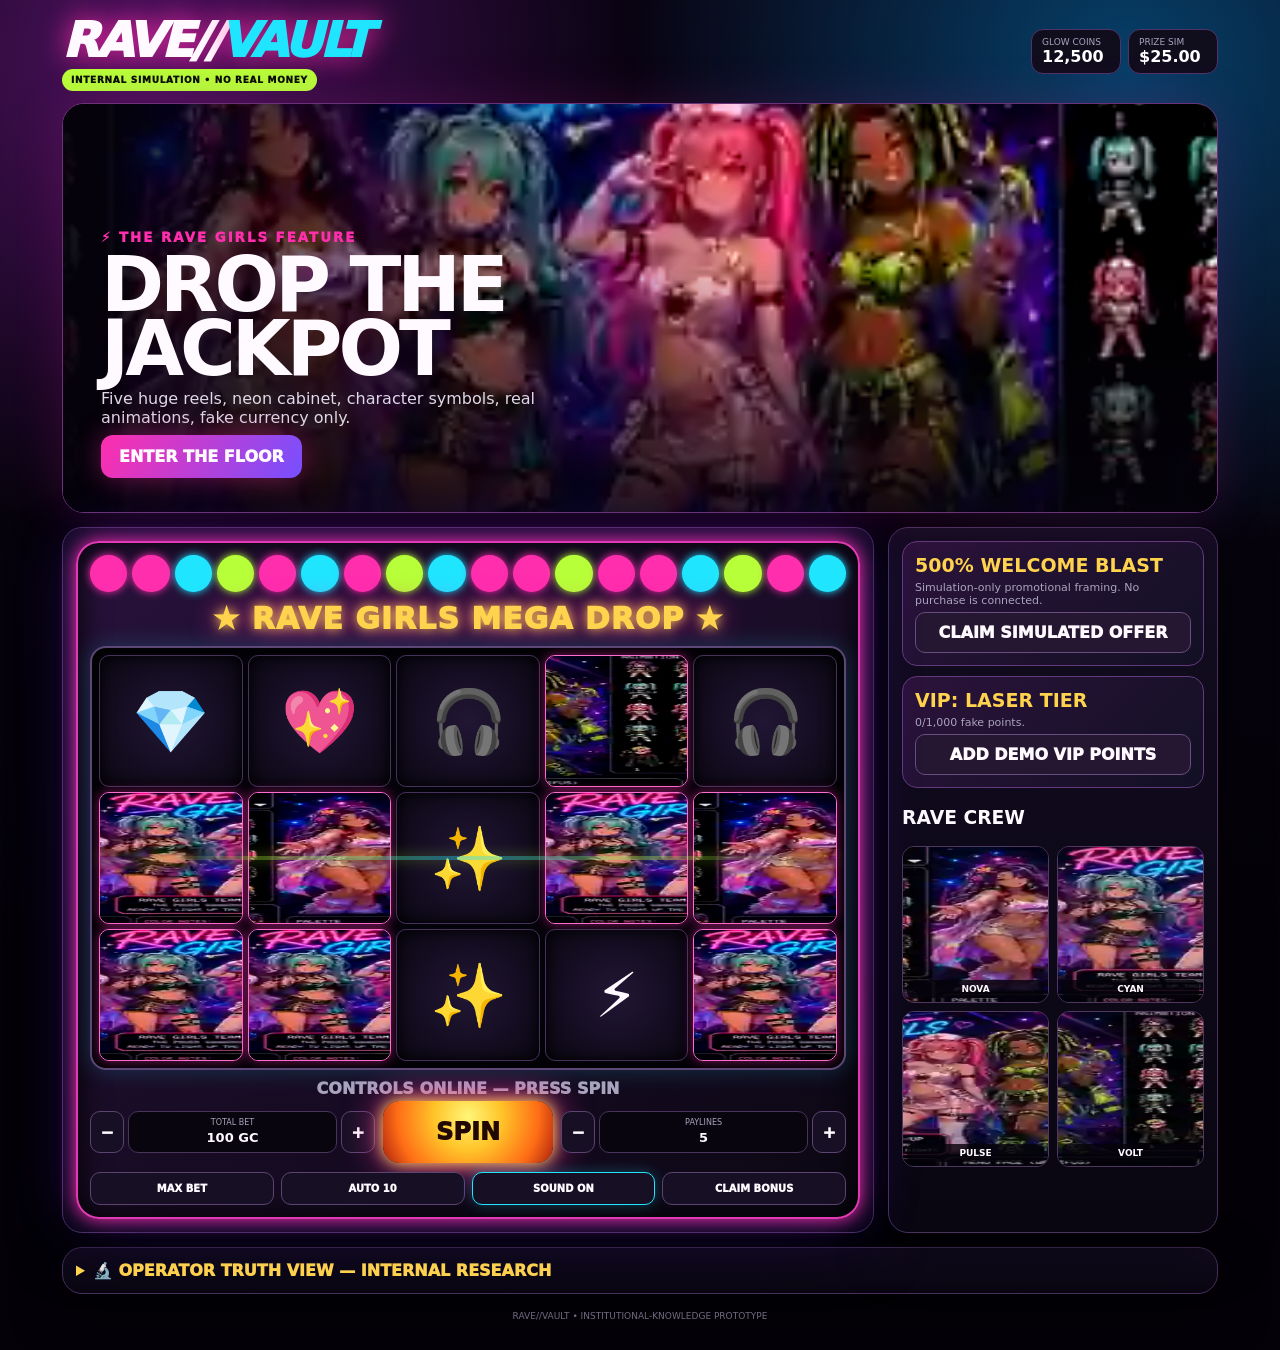
<file: rave-vault/index.html>
<!doctype html>
<html lang="en">
<head>
<meta charset="utf-8">
<meta name="viewport" content="width=device-width,initial-scale=1,viewport-fit=cover">
<meta name="theme-color" content="#07030d">
<title>RAVE//VAULT — Five-Reel Prototype</title>
<style>
:root{--bg:#05020b;--panel:#10091c;--pink:#ff2ead;--cyan:#20e5ff;--lime:#b7ff38;--gold:#ffd34d;--text:#fffaff;--muted:#aaa3bd;--cell:clamp(56px,14.6vw,132px)}
*{box-sizing:border-box}html{background:var(--bg);scroll-behavior:smooth}body{margin:0;min-height:100vh;color:var(--text);font-family:Inter,system-ui,-apple-system,"Segoe UI",sans-serif;background:radial-gradient(circle at 12% 4%,#4b115c 0,transparent 28%),radial-gradient(circle at 88% 5%,#063f68 0,transparent 29%),linear-gradient(#090312,#040208 70%);overflow-x:hidden}button{font:inherit;color:inherit;touch-action:manipulation}.app{width:min(1180px,100%);margin:auto;padding:12px}.top{display:flex;justify-content:space-between;align-items:center;gap:10px;margin-bottom:12px}.brand{font-size:clamp(27px,7vw,48px);font-weight:1000;font-style:italic;letter-spacing:-3px;text-shadow:0 0 28px #ff2ead}.brand span{color:var(--cyan)}.tag{display:inline-block;background:var(--lime);color:#071000;font-weight:1000;font-size:9px;padding:6px 9px;border-radius:999px;letter-spacing:.7px}.wallet{display:flex;gap:7px}.wallet div{min-width:90px;background:#100d1d;border:1px solid #4f346b;border-radius:12px;padding:7px 10px;font-size:9px;color:var(--muted)}.wallet b{display:block;color:#fff;font-size:16px}.hero{position:relative;height:clamp(220px,46vw,410px);overflow:hidden;border-radius:22px;border:1px solid #6b3279;box-shadow:0 0 50px #bb1b8c33}.hero img{width:100%;height:100%;object-fit:cover;object-position:center 35%;image-rendering:auto;filter:saturate(1.25) contrast(1.08)}.hero:after{content:"";position:absolute;inset:0;background:linear-gradient(90deg,#05020be8 0,transparent 58%),linear-gradient(0deg,#05020bde 0,transparent 62%)}.heroText{position:absolute;z-index:2;left:clamp(15px,4vw,38px);bottom:clamp(15px,4vw,34px);max-width:510px}.heroText small{color:var(--pink);font-weight:1000;letter-spacing:2px}.heroText h1{font-size:clamp(37px,8vw,76px);line-height:.84;letter-spacing:-4px;text-transform:uppercase;margin:7px 0}.heroText p{margin:8px 0;color:#ded8e8;max-width:480px}.primary{border:0;background:linear-gradient(120deg,var(--pink),#7650ff);font-weight:1000;padding:12px 18px;border-radius:12px;box-shadow:0 0 28px #ff2ead66;cursor:pointer}.layout{display:grid;grid-template-columns:minmax(0,1.6fr) minmax(250px,.65fr);gap:14px;margin-top:14px}.panel{background:linear-gradient(180deg,#130c21,#090611);border:1px solid #48315f;border-radius:20px;padding:13px;box-shadow:0 18px 50px #0008}.cabinet{position:relative;padding:12px;border-radius:23px;background:linear-gradient(145deg,#28123b,#0b0713);border:2px solid #e13ab4;box-shadow:0 0 18px #ff2ead,0 0 60px #5b25ff55,inset 0 0 30px #000}.bulbs{display:grid;grid-template-columns:repeat(18,1fr);gap:5px;margin-bottom:9px}.bulbs i{aspect-ratio:1;border-radius:50%;background:var(--pink);box-shadow:0 0 9px var(--pink);animation:blink .9s infinite alternate}.bulbs i:nth-child(3n){background:var(--cyan);box-shadow:0 0 9px var(--cyan);animation-delay:.3s}.bulbs i:nth-child(4n){background:var(--lime);box-shadow:0 0 9px var(--lime);animation-delay:.55s}@keyframes blink{to{opacity:.18;transform:scale(.66)}}.marquee{text-align:center;font-size:clamp(17px,4vw,30px);font-weight:1000;letter-spacing:1px;color:var(--gold);text-shadow:0 0 12px var(--gold),0 0 28px var(--pink);margin:1px 0 10px}.reelWindow{position:relative;overflow:hidden;border-radius:16px;border:2px solid #5d4776;background:#05030a;padding:7px;box-shadow:inset 0 0 35px #000,0 0 24px #24ddff33}.reels{display:grid;grid-template-columns:repeat(5,1fr);gap:5px}.reel{display:grid;grid-template-rows:repeat(3,var(--cell));gap:5px}.reel.spin{animation:shake .075s infinite alternate;filter:blur(1.5px) brightness(1.35)}@keyframes shake{to{transform:translateY(7px)}}.symbol{position:relative;display:flex;align-items:center;justify-content:center;overflow:hidden;border-radius:10px;border:1px solid #44325b;background:radial-gradient(circle,#211634,#0b0713);font-size:clamp(29px,7vw,62px);box-shadow:inset 0 0 15px #000}.symbol.premium{border-color:#ff6dce;box-shadow:inset 0 0 18px #000,0 0 12px #ff2ead77}.portrait{position:absolute;inset:0;background-repeat:no-repeat;background-size:400% 100%;filter:saturate(1.2) contrast(1.08)}.p0{background-position:0 50%}.p1{background-position:33.3% 50%}.p2{background-position:66.6% 50%}.p3{background-position:100% 50%}.symbol.win{animation:winPulse .36s 5 alternate;z-index:2}@keyframes winPulse{to{transform:scale(1.08);border-color:#fff;box-shadow:0 0 16px var(--gold),0 0 34px var(--pink)}}.payline{position:absolute;left:7px;right:7px;height:4px;top:50%;transform:translateY(-50%);background:linear-gradient(90deg,transparent,var(--lime),var(--cyan),var(--lime),transparent);box-shadow:0 0 13px var(--lime);opacity:.4;pointer-events:none}.result{text-align:center;height:31px;padding-top:9px;color:var(--muted);font-weight:950}.result.good{color:var(--lime);text-shadow:0 0 13px #b7ff38}.controls{display:grid;grid-template-columns:1fr minmax(106px,170px) 1fr;gap:8px;align-items:center}.step{display:grid;grid-template-columns:34px 1fr 34px;gap:4px}.step button,.secondary{border:1px solid #5b4471;background:#171025;border-radius:10px;font-weight:1000;cursor:pointer}.readout{background:#08050e;border:1px solid #49345c;border-radius:10px;padding:6px;text-align:center}.readout small{display:block;color:var(--muted);font-size:8px}.readout b{font-size:13px}.spinBtn{height:62px;border:0;border-radius:17px;background:radial-gradient(circle at 50% 25%,#fff679,#ffc429 35%,#ff6d16 73%,#ac210e);color:#210803;font-size:24px;font-weight:1000;box-shadow:0 0 16px #ffdf4d,0 0 38px #ff2ead;cursor:pointer}.spinBtn:active{transform:scale(.96)}.spinBtn:disabled{filter:grayscale(.5);opacity:.7}.actions{display:grid;grid-template-columns:repeat(4,1fr);gap:7px;margin-top:9px}.secondary{padding:10px 5px;font-size:10px}.secondary.active{border-color:var(--cyan);box-shadow:0 0 14px #20e5ff44}.offer{border:1px solid #633a7d;border-radius:15px;padding:12px;margin-bottom:10px;background:linear-gradient(135deg,#2c133b,#121024)}.offer strong{display:block;color:var(--gold);font-size:19px}.offer p{font-size:11px;color:var(--muted);margin:5px 0}.offer button{width:100%;padding:10px;border-radius:10px;border:1px solid #684d7f;background:#251632;font-weight:950;cursor:pointer}.crew{display:grid;grid-template-columns:repeat(2,1fr);gap:8px}.crewCard{aspect-ratio:.94;position:relative;overflow:hidden;border-radius:12px;border:1px solid #503760;background:#09050f}.crewCard div{position:absolute;inset:0;background-repeat:no-repeat;background-size:400% 100%}.crewCard span{position:absolute;left:4px;right:4px;bottom:4px;text-align:center;padding:4px;background:#05030bcc;border-radius:6px;font-size:9px;font-weight:900}.truth{margin-top:14px}.truth summary{cursor:pointer;color:var(--gold);font-weight:950}.metrics{display:grid;grid-template-columns:repeat(5,1fr);gap:7px;margin-top:10px}.metric{background:#07040c;border-radius:9px;padding:8px;color:var(--muted);font-size:8px}.metric b{display:block;color:#fff;font-size:15px}.toast{position:fixed;z-index:20;left:50%;bottom:24px;transform:translate(-50%,30px);opacity:0;background:#10091df2;border:1px solid var(--cyan);border-radius:12px;padding:11px 15px;font-weight:900;transition:.25s;pointer-events:none}.toast.show{opacity:1;transform:translate(-50%,0)}.flash{position:fixed;inset:0;pointer-events:none;z-index:10;opacity:0;background:radial-gradient(circle,#fff7,var(--pink) 23%,transparent 65%)}.flash.go{animation:flash .6s}@keyframes flash{50%{opacity:.8}}.foot{text-align:center;color:#716b82;font-size:9px;padding:17px}
@media(max-width:780px){.top{align-items:flex-start}.wallet{flex-direction:column}.layout{grid-template-columns:1fr}.heroText p{max-width:72%}.actions{grid-template-columns:repeat(2,1fr)}.metrics{grid-template-columns:repeat(2,1fr)}.cabinet{padding:8px}.reelWindow{padding:4px}.reels,.reel{gap:3px}.symbol{border-radius:7px}.controls{grid-template-columns:1fr 100px 1fr}.spinBtn{height:57px;font-size:20px}.step{grid-template-columns:29px 1fr 29px}.readout{padding:4px}.readout b{font-size:11px}.panel{padding:9px}.heroText p{font-size:12px}}
</style>
</head>
<body>
<div class="flash" id="flash"></div><div class="toast" id="toast"></div>
<div class="app">
<header class="top"><div><div class="brand">RAVE//<span>VAULT</span></div><div class="tag">INTERNAL SIMULATION • NO REAL MONEY</div></div><div class="wallet"><div>GLOW COINS<b id="balance">12,500</b></div><div>PRIZE SIM<b>$25.00</b></div></div></header>
<section class="hero"><img id="heroArt" alt="Rave Girls crew"><div class="heroText"><small>⚡ THE RAVE GIRLS FEATURE</small><h1>DROP THE<br>JACKPOT</h1><p>Five huge reels, neon cabinet, character symbols, real animations, fake currency only.</p><button class="primary" id="enter">ENTER THE FLOOR</button></div></section>
<div class="layout" id="game"><main class="panel"><div class="cabinet"><div class="bulbs"><i></i><i></i><i></i><i></i><i></i><i></i><i></i><i></i><i></i><i></i><i></i><i></i><i></i><i></i><i></i><i></i><i></i><i></i></div><div class="marquee">★ RAVE GIRLS MEGA DROP ★</div><div class="reelWindow"><div class="reels" id="reels"></div><div class="payline"></div></div><div class="result" id="result">CONTROLS ONLINE — PRESS SPIN</div><div class="controls"><div class="step"><button id="betDown">−</button><div class="readout"><small>TOTAL BET</small><b><span id="bet">100</span> GC</b></div><button id="betUp">+</button></div><button class="spinBtn" id="spin">SPIN</button><div class="step"><button id="lineDown">−</button><div class="readout"><small>PAYLINES</small><b id="lines">5</b></div><button id="lineUp">+</button></div></div><div class="actions"><button class="secondary" id="max">MAX BET</button><button class="secondary" id="auto">AUTO 10</button><button class="secondary active" id="sound">SOUND ON</button><button class="secondary" id="bonus">CLAIM BONUS</button></div></div></main>
<aside class="panel"><div class="offer"><strong>500% WELCOME BLAST</strong><p>Simulation-only promotional framing. No purchase is connected.</p><button id="offer">CLAIM SIMULATED OFFER</button></div><div class="offer"><strong>VIP: LASER TIER</strong><p><span id="vipPts">0</span>/1,000 fake points.</p><button id="vip">ADD DEMO VIP POINTS</button></div><h3>RAVE CREW</h3><div class="crew"><div class="crewCard"><div class="p0"></div><span>NOVA</span></div><div class="crewCard"><div class="p1"></div><span>CYAN</span></div><div class="crewCard"><div class="p2"></div><span>PULSE</span></div><div class="crewCard"><div class="p3"></div><span>VOLT</span></div></div></aside></div>
<details class="panel truth"><summary>🔬 OPERATOR TRUTH VIEW — INTERNAL RESEARCH</summary><div class="metrics"><div class="metric">SPINS<b id="spins">0</b></div><div class="metric">WAGERED<b id="wagered">0 GC</b></div><div class="metric">RETURNED<b id="returned">0 GC</b></div><div class="metric">RTP<b id="rtp">—</b></div><div class="metric">AUTO LEFT<b id="autoLeft">0</b></div></div><p style="color:var(--muted);font-size:11px">All outcomes and balances exist only inside this browser tab. No deposits, payment processor, cash redemption, KYC bypass, or transferable rewards are implemented.</p></details><div class="foot">RAVE//VAULT • INSTITUTIONAL-KNOWLEDGE PROTOTYPE</div>
</div>
<script>
(function(){'use strict';
var ART='[data-uri]';
var $=function(i){return document.getElementById(i)};$('heroArt').src=ART;document.querySelectorAll('.crewCard>div').forEach(function(x){x.style.backgroundImage='url('+ART+')'});
var SYMS=[{t:'p0',v:90},{t:'p1',v:80},{t:'p2',v:70},{t:'p3',v:60},{t:'💎',v:35},{t:'⚡',v:25},{t:'💖',v:20},{t:'🎧',v:15},{t:'🌈',v:12},{t:'✨',v:8}],BETS=[25,50,100,250,500],st={bal:12500,bet:2,lines:5,spins:0,wag:0,ret:0,auto:0,spinning:false,sound:true,vip:0,bonus:false},grid=[],audio;
function pick(){return SYMS[Math.floor(Math.random()*SYMS.length)]}function makeCell(s){var d=document.createElement('div');d.className='symbol'+(s.t.charAt(0)==='p'?' premium':'');if(s.t.charAt(0)==='p'){var p=document.createElement('div');p.className='portrait '+s.t;p.style.backgroundImage='url('+ART+')';d.appendChild(p)}else d.textContent=s.t;return d}function build(){var root=$('reels');root.innerHTML='';grid=[];for(var x=0;x<5;x++){var col=document.createElement('div');col.className='reel';var items=[];for(var y=0;y<3;y++){var s=pick(),e=makeCell(s);items.push({s:s,e:e});col.appendChild(e)}grid.push({e:col,a:items});root.appendChild(col)}}
function update(){var bet=BETS[st.bet];$('balance').textContent=st.bal.toLocaleString();$('bet').textContent=bet;$('lines').textContent=st.lines;$('spins').textContent=st.spins;$('wagered').textContent=st.wag.toLocaleString()+' GC';$('returned').textContent=st.ret.toLocaleString()+' GC';$('rtp').textContent=st.wag?(st.ret/st.wag*100).toFixed(1)+'%':'—';$('autoLeft').textContent=st.auto;$('vipPts').textContent=st.vip;$('auto').textContent=st.auto?'STOP AUTO':'AUTO 10';$('sound').textContent=st.sound?'SOUND ON':'SOUND OFF';$('sound').classList.toggle('active',st.sound)}function message(t,good){$('result').textContent=t;$('result').className='result'+(good?' good':'')}function toast(t){$('toast').textContent=t;$('toast').classList.add('show');setTimeout(function(){$('toast').classList.remove('show')},1400)}function tone(f,d){if(!st.sound)return;try{audio=audio||new(window.AudioContext||window.webkitAudioContext)();var o=audio.createOscillator(),g=audio.createGain();o.frequency.value=f;o.type='sawtooth';g.gain.setValueAtTime(.035,audio.currentTime);g.gain.exponentialRampToValueAtTime(.001,audio.currentTime+d);o.connect(g);g.connect(audio.destination);o.start();o.stop(audio.currentTime+d)}catch(e){}}
function reroll(i){grid[i].a.forEach(function(z){var s=pick(),e=makeCell(s);z.e.replaceWith(e);z.s=s;z.e=e})}function evaluate(){var paths=[[0,0,0,0,0],[1,1,1,1,1],[2,2,2,2,2],[0,1,2,1,0],[2,1,0,1,2],[0,0,1,2,2],[2,2,1,0,0],[1,0,0,0,1],[1,2,2,2,1]],pay=0,winners=[];for(var l=0;l<st.lines;l++){var p=paths[l],first=grid[0].a[p[0]].s.t,count=1;for(var x=1;x<5;x++){if(grid[x].a[p[x]].s.t===first)count++;else break}if(count>=3){pay+=Math.round(grid[0].a[p[0]].s.v*(count===3?1:count===4?2.5:7)*(BETS[st.bet]/100));for(var q=0;q<count;q++)winners.push(grid[q].a[p[q]].e)}}winners.forEach(function(e){e.classList.add('win')});return pay}
function finish(){var pay=evaluate();st.ret+=pay;st.bal+=pay;st.spinning=false;$('spin').disabled=false;if(pay){message('LIGHTS UP — +'+pay.toLocaleString()+' GC',true);$('flash').classList.add('go');setTimeout(function(){$('flash').classList.remove('go')},650);tone(520,.25);setTimeout(function(){tone(760,.3)},120)}else message('BASS MISSED — SPIN AGAIN',false);update();if(st.auto>0){st.auto--;update();setTimeout(spin,650)}}function spin(){if(st.spinning)return;var cost=BETS[st.bet];if(st.bal<cost){message('NOT ENOUGH FAKE GC — CLAIM BONUS',false);st.auto=0;update();return}st.bal-=cost;st.wag+=cost;st.spins++;st.spinning=true;$('spin').disabled=true;document.querySelectorAll('.symbol.win').forEach(function(e){e.classList.remove('win')});grid.forEach(function(c){c.e.classList.add('spin')});message('REELS SPINNING — DROP INCOMING…',false);tone(120,.15);update();var timer=setInterval(function(){for(var i=0;i<5;i++)reroll(i)},85);for(let i=0;i<5;i++)setTimeout(function(){grid[i].e.classList.remove('spin');reroll(i);tone(180+i*55,.08);if(i===4){clearInterval(timer);setTimeout(finish,180)}},700+i*230)}
function bet(d){if(!st.spinning){st.bet=Math.max(0,Math.min(BETS.length-1,st.bet+d));update()}}function lines(d){if(!st.spinning){st.lines=Math.max(1,Math.min(9,st.lines+d));update()}}$('spin').addEventListener('click',spin);$('betDown').addEventListener('click',function(){bet(-1)});$('betUp').addEventListener('click',function(){bet(1)});$('lineDown').addEventListener('click',function(){lines(-1)});$('lineUp').addEventListener('click',function(){lines(1)});$('max').addEventListener('click',function(){st.bet=BETS.length-1;st.lines=9;update();toast('MAX BET SET')});$('auto').addEventListener('click',function(){if(st.auto){st.auto=0;update()}else{st.auto=10;update();spin()}});$('sound').addEventListener('click',function(){st.sound=!st.sound;update();tone(300,.1)});$('bonus').addEventListener('click',function(){if(st.bonus)return toast('BONUS ALREADY CLAIMED');st.bonus=true;st.bal+=1000;update();message('+1,000 DEMO GC ADDED',true);this.textContent='BONUS CLAIMED ✓'});$('offer').addEventListener('click',function(){st.bal+=500;update();toast('+500 SIMULATION GC')});$('vip').addEventListener('click',function(){st.vip=Math.min(1000,st.vip+250);update();toast('DEMO VIP +250')});$('enter').addEventListener('click',function(){$('game').scrollIntoView({behavior:'smooth'})});build();update();
})();
</script>
</body>
</html>
</file>
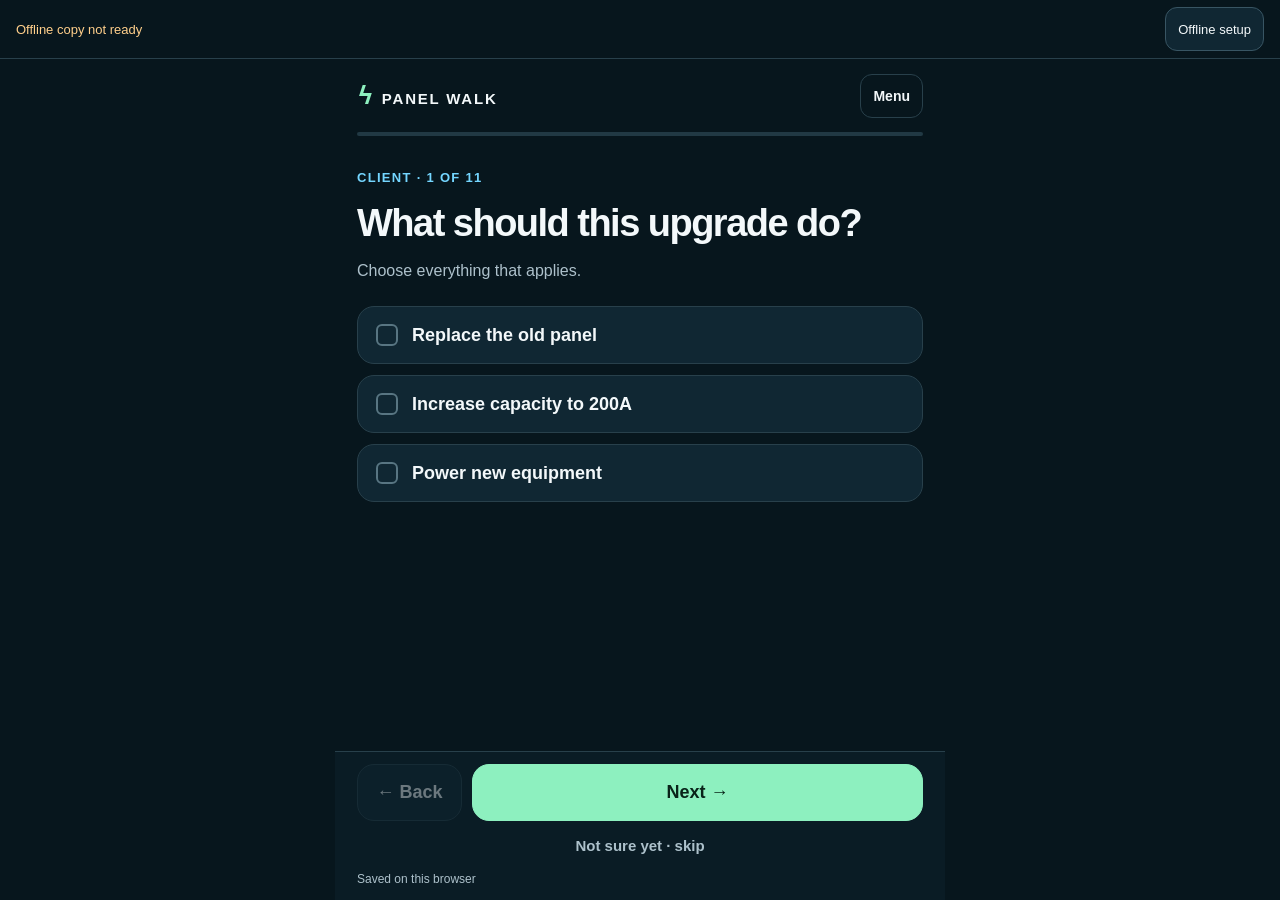
<file: panel-walk/offline.html>
<!doctype html>
<html lang="en"><head><meta charset="utf-8"><meta name="viewport" content="width=device-width,initial-scale=1,viewport-fit=cover"><meta name="theme-color" content="#07161d"><meta name="robots" content="noindex,nofollow"><meta name="apple-mobile-web-app-capable" content="yes"><meta name="apple-mobile-web-app-title" content="Panel Walk"><link rel="manifest" href="./manifest.webmanifest"><link rel="apple-touch-icon" href="./icon-192.png"><title>Panel Walk · Offline</title>
<style>
*{box-sizing:border-box}html,body{margin:0;width:100%;height:100%;background:#07161d;color:#f3f8fa;font-family:-apple-system,BlinkMacSystemFont,'Segoe UI',sans-serif;color-scheme:dark}body{display:flex;flex-direction:column;height:100dvh}.statusbar{flex:none;display:flex;align-items:center;justify-content:space-between;padding:calc(7px + env(safe-area-inset-top)) 16px 7px;gap:12px;border-bottom:1px solid #28404b;font-size:13px;min-height:44px}.state{color:#ffcf8b}.state.ready{color:#8df0bf}button{font:inherit;cursor:pointer;touch-action:manipulation;color:#f3f8fa;background:#102733;border:1px solid #385563;border-radius:12px;padding:12px 15px;min-height:44px}button:focus-visible,a:focus-visible{outline:3px solid #74d6ff;outline-offset:3px}.statusbar button{padding:6px 12px;font-size:13px}iframe{flex:1;min-height:0;width:100%;border:0;background:#07161d}dialog{color:#f3f8fa;background:#102733;border:1px solid #385563;border-radius:22px;padding:24px;width:min(93%,480px);max-height:85dvh}dialog::backdrop{background:#000b}h1{font-size:27px;letter-spacing:-.025em;margin:0 0 15px}p,li{font-size:17px;line-height:1.5}li{margin-bottom:14px}ol{padding-left:22px}.primary{background:#8df0bf;color:#092319;width:100%;border-color:#8df0bf;font-weight:750;font-size:18px}.muted{color:#adc1cb;font-size:14px}#retry{margin-bottom:12px;width:100%}a{color:#74d6ff}[hidden]{display:none!important}.fatal{padding:22px;font-size:18px;line-height:1.5}#loading{position:absolute;top:40%;left:5%;right:5%;text-align:center;pointer-events:none;color:#adc1cb}@media print{.statusbar,dialog,#loading{display:none}iframe{height:100vh}}
</style></head><body>
<header class="statusbar"><span id="offlineState" class="state" role="status">Preparing offline copy…</span><button id="setup" type="button">Offline setup</button></header>
<div id="loading">Opening your saved walk…</div><iframe id="walk" title="Panel Walk — one question at a time" allow="web-share; clipboard-write"></iframe>
<dialog id="guide"><h1>Panel Walk. No signal needed.</h1><p id="guideState">Preparing this device…</p><ol><li>In Safari, tap <b>Share → Add to Home Screen</b>. Turn on <b>Open as Web App</b> if shown, then tap <b>Add</b>.</li><li>Open the new <b>Panel Walk</b> icon while online. Wait for <b>Ready offline</b>.</li><li>Switch to airplane mode. Reopen the icon and continue your walk.</li></ol><p class="muted">Questions, calculations and saved answers run on this device. Sending an estimate needs a connection. No account or subscription.</p><p class="muted">Safari and a Home Screen app can keep separate saved walks. Your current Safari answers are not deleted. If the icon opens a blank walk, use Menu → Export private backup in Safari, then Restore backup in the app.</p><p class="muted">Keep a backup before clearing browser data or deleting the app. Readiness confirms cached files, not a permanent storage guarantee.</p><button id="retry" type="button">Refresh offline copy</button><button id="close" type="button" class="primary">Back to the walk</button></dialog>
<noscript><p class="fatal">Open this hosted page in Safari. An HTML attachment preview cannot run the estimator.</p></noscript>
<script>
'use strict';
const OFFLINE_BUILD='3.1.1';
const $=id=>document.getElementById(id);
let ready=false,registering=false;
const startHash=location.hash==='#resume-bc'?'#resume-bc':'';
$('walk').src='./index.html'+startHash;
$('walk').addEventListener('load',()=>{$('loading').hidden=true;});
function paint(message){const s=$('offlineState');s.textContent=message||(ready?(navigator.onLine?'✓ Ready offline':'✓ Offline copy ready'):'Offline copy not ready');s.classList.toggle('ready',ready);$('guideState').textContent=ready?'This browser has the complete offline copy.':'Keep a connection until this browser says Ready offline.';}
async function verify(){try{if(!navigator.serviceWorker.controller)throw Error('Not controlled yet');const abort=new AbortController();const timeout=setTimeout(()=>abort.abort(),4000);let r;try{r=await fetch('./_offline-proof?build='+OFFLINE_BUILD,{cache:'no-store',signal:abort.signal});}finally{clearTimeout(timeout);}const proof=await r.json();ready=r.ok&&proof.complete===true&&proof.version===OFFLINE_BUILD&&r.headers.get('X-Panel-Walk-Offline')===OFFLINE_BUILD;}catch(e){ready=false;}paint();return ready;}
async function prepare(force=false){if(registering)return;registering=true;try{
 if(await verify()){if(force&&navigator.onLine)navigator.serviceWorker.getRegistration('./').then(r=>r?.update()).catch(()=>{});return;}
 paint('Preparing offline copy…');
 if(!('serviceWorker' in navigator)||!isSecureContext)throw Error('Use the HTTPS link in Safari');
 const reg=await navigator.serviceWorker.register('./sw.js',{scope:'./',updateViaCache:'none'});
 if(force&&navigator.onLine)reg.update().catch(()=>{});
 await Promise.race([navigator.serviceWorker.ready,new Promise((_,reject)=>setTimeout(()=>reject(Error('Offline install timed out')),20000))]);
 for(let i=0;i<24;i++){if(await verify())break;await new Promise(r=>setTimeout(r,400));}
 if(!ready)paint('Connect once to finish offline setup');else if(navigator.storage?.persist){try{await navigator.storage.persist();}catch(e){}}
 }catch(e){if(!(await verify()))paint(navigator.onLine?'Offline setup incomplete · tap setup':'Connect once to save the app offline');}finally{registering=false;}}
$('setup').onclick=()=>{paint();$('guide').showModal();};$('close').onclick=()=>$('guide').close();$('retry').onclick=()=>prepare(true);
if('serviceWorker' in navigator)navigator.serviceWorker.addEventListener('controllerchange',()=>verify());
window.addEventListener('online',()=>prepare(true));window.addEventListener('offline',()=>verify());window.addEventListener('pageshow',()=>verify());document.addEventListener('visibilitychange',()=>{if(document.visibilityState==='visible')verify();});
window.PanelOffline={version:OFFLINE_BUILD,isReady:()=>ready,verify,prepare};
prepare(true);
</script></body></html>
</file>
